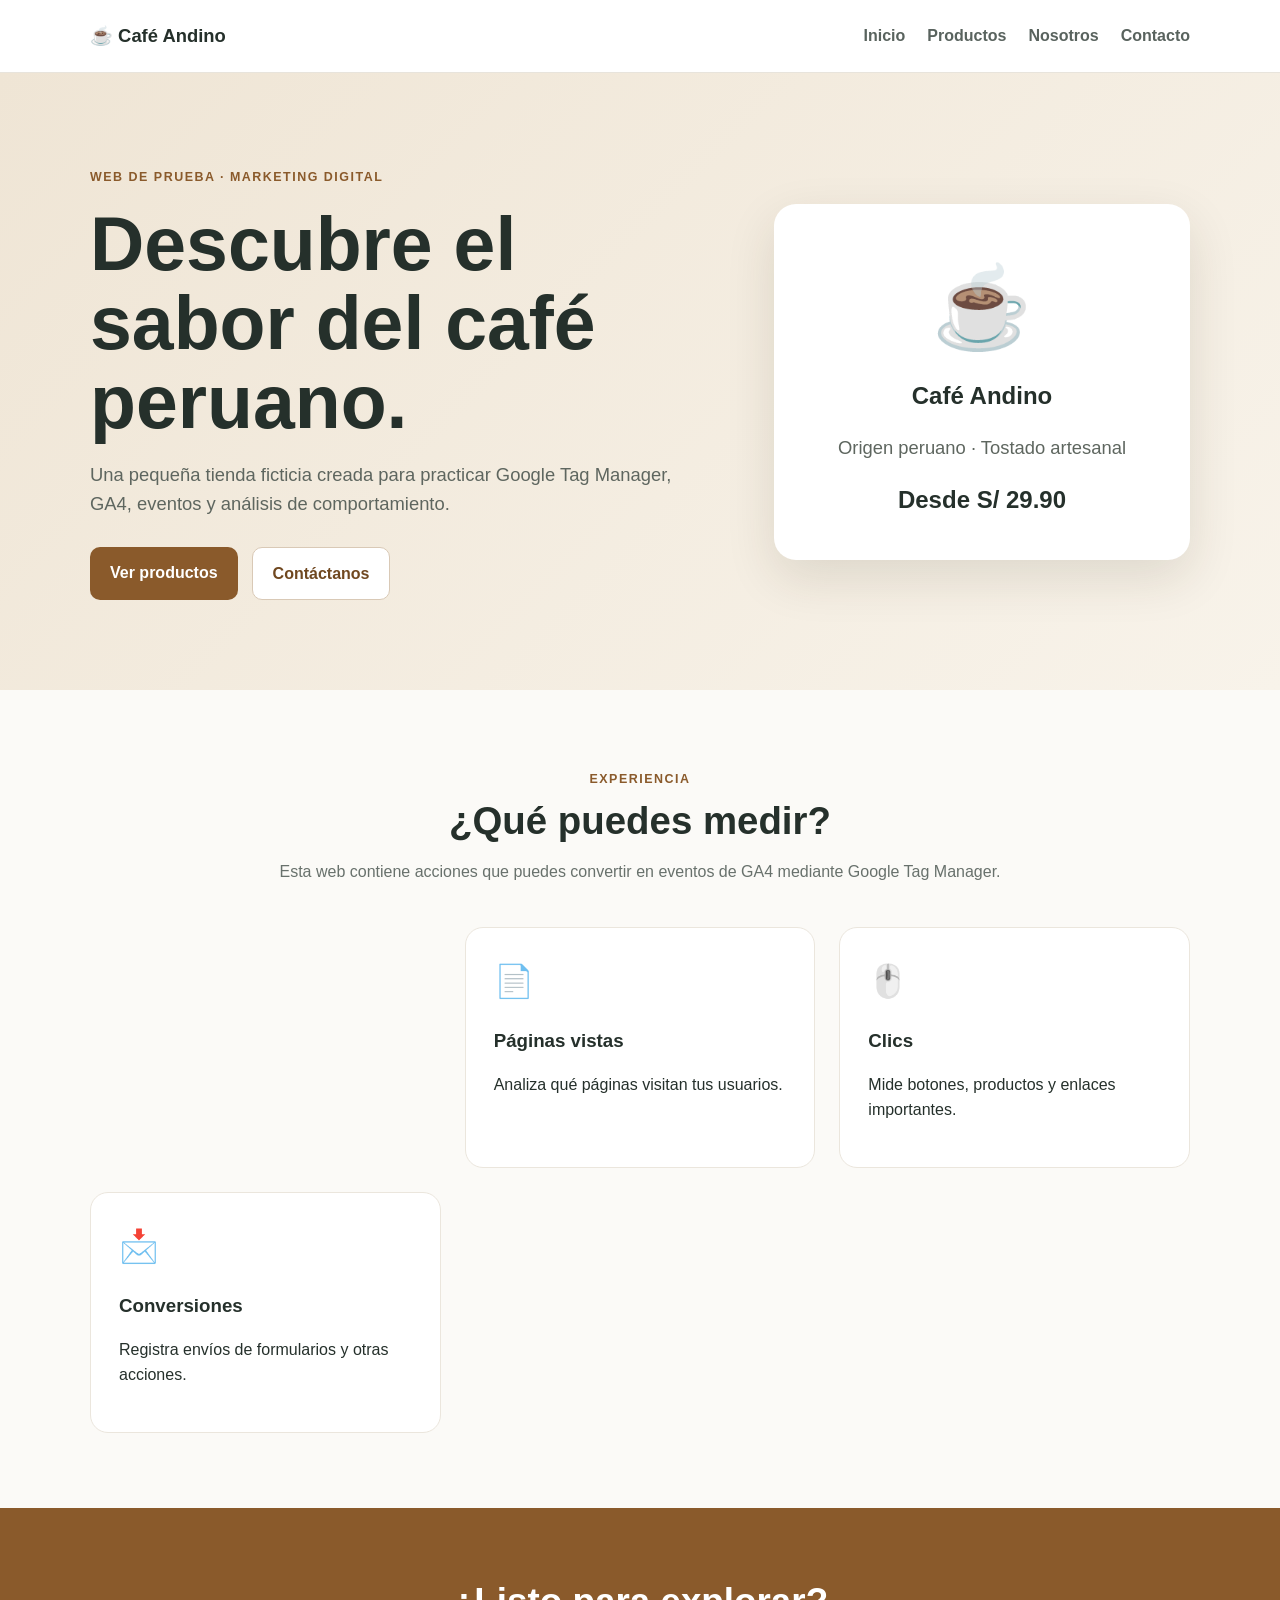
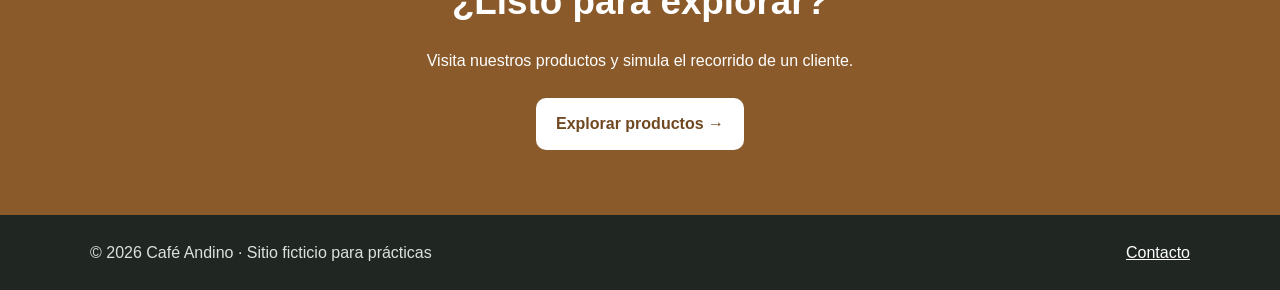
<file: index.html>
<!DOCTYPE html>
<html lang="es">
<head>
  <meta charset="UTF-8">
  <meta name="viewport" content="width=device-width, initial-scale=1.0">
  <title>Café Andino | Web de prueba</title>
  <link rel="stylesheet" href="css/style.css">
  <!-- TALLER GA4 + GTM: aquí podrás insertar posteriormente el código de Google Tag Manager -->
  <!-- inConcert Marketing & Sales -->

<script>
(function(w,d,t,u,p,c,f,a,m){
    a=d.createElement(t);m=d.getElementsByTagName(t)[0];
    a.async=1;a.src=u+"?"+p+"="+c+"&form="+f;m.parentNode.insertBefore(a,m)
})(window,document,"script","http://localhost:9001/public/integration/scripts.js","token","80c9ef0fb86369cd25f90af27ef53a9e","crisss1,reewrerer");
</script>
<!-- End inConcert Marketing & Sales -->
</head>
<body>
<header class="site-header">
  <nav class="nav container">
    <a class="logo" href="index.html">☕ Café Andino</a>
    <div class="nav-links">
      <a href="index.html">Inicio</a>
      <a href="productos.html">Productos</a>
      <a href="nosotros.html">Nosotros</a>
      <a href="contacto.html">Contacto</a>
    </div>
  </nav>
</header>

<main>
  <section class="hero">
    <div class="container hero-content">
      <div>
        <div data-ic-embed-form="crisss1"></div>

        <span class="badge">WEB DE PRUEBA · MARKETING DIGITAL</span>
        <h1>Descubre el sabor del café peruano.</h1>
        <p>Una pequeña tienda ficticia creada para practicar Google Tag Manager, GA4, eventos y análisis de comportamiento.</p>
        <div class="actions">
          <a class="btn primary" href="productos.html" id="btn-ver-productos">Ver productos</a>
          <a class="btn secondary" href="contacto.html" id="btn-contacto">Contáctanos</a>
        </div>
      </div>
      <div class="coffee-card">
        <div class="coffee-icon">☕</div>
        <h2>Café Andino</h2>
        <p>Origen peruano · Tostado artesanal</p>
        <strong>Desde S/ 29.90</strong>
      </div>
    </div>
  </section>

  <section class="section">
    <div class="container">
      <div class="section-title">
        <span>Experiencia</span>
        <h2>¿Qué puedes medir?</h2>
        <p>Esta web contiene acciones que puedes convertir en eventos de GA4 mediante Google Tag Manager.</p>
      </div>
      <div class="grid three">
        <div data-ic-embed-form="reewrerer"></div>
        <article class="feature"><div class="feature-icon">📄</div><h3>Páginas vistas</h3><p>Analiza qué páginas visitan tus usuarios.</p></article>
        <article class="feature"><div class="feature-icon">🖱️</div><h3>Clics</h3><p>Mide botones, productos y enlaces importantes.</p></article>
        <article class="feature"><div class="feature-icon">📩</div><h3>Conversiones</h3><p>Registra envíos de formularios y otras acciones.</p></article>
      </div>
    </div>
  </section>

  <section class="cta">
    <div class="container">
      <h2>¿Listo para explorar?</h2>
      <p>Visita nuestros productos y simula el recorrido de un cliente.</p>
      <a class="btn light" href="productos.html" id="btn-explorar">Explorar productos →</a>
    </div>
  </section>
</main>

<footer>
  <div class="container footer-content">
    <span>© 2026 Café Andino · Sitio ficticio para prácticas</span>
    <a href="contacto.html">Contacto</a>
  </div>
</footer>
<script src="js/main.js"></script>
</body>
</html>
</file>
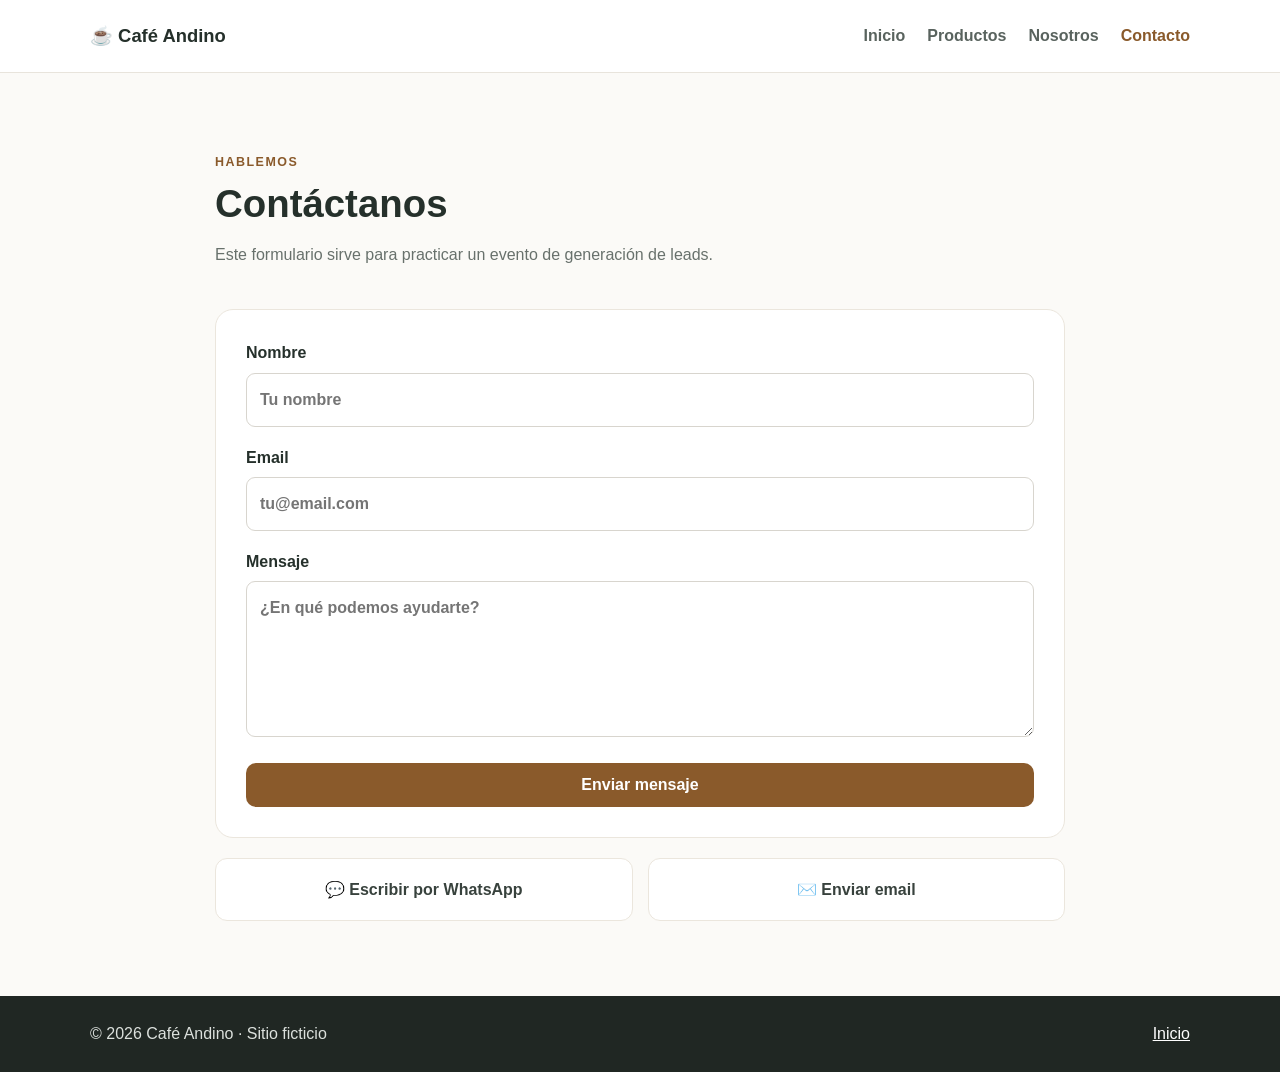
<file: contacto.html>
<!DOCTYPE html>
<html lang="es">
<head>
  <meta charset="UTF-8"><meta name="viewport" content="width=device-width, initial-scale=1.0">
  <title>Contacto | Café Andino</title><link rel="stylesheet" href="css/style.css">
</head>
<body>
<header class="site-header"><nav class="nav container">
<a class="logo" href="index.html">☕ Café Andino</a>
<div class="nav-links"><a href="index.html">Inicio</a><a href="productos.html">Productos</a><a href="nosotros.html">Nosotros</a><a class="active" href="contacto.html">Contacto</a></div>
</nav></header>
<main class="section">
<div class="container narrow">
<div class="section-title left"><span>Hablemos</span><h1>Contáctanos</h1><p>Este formulario sirve para practicar un evento de generación de leads.</p></div>
<form id="contact-form" class="contact-form">
<label>Nombre<input type="text" name="nombre" required placeholder="Tu nombre"></label>
<label>Email<input type="email" name="email" required placeholder="tu@email.com"></label>
<label>Mensaje<textarea name="mensaje" rows="5" required placeholder="¿En qué podemos ayudarte?"></textarea></label>
<button class="btn primary" type="submit" id="btn-enviar-formulario">Enviar mensaje</button>
</form>
<div id="form-success" class="success" hidden>¡Mensaje enviado! (Simulación para el taller.)</div>
<div class="contact-options">
<a href="https://wa.me/51999999999" target="_blank" rel="noopener" id="btn-whatsapp" class="option">💬 Escribir por WhatsApp</a>
<a href="mailto:contacto@cafeandino.test" id="btn-email" class="option">✉️ Enviar email</a>
</div>
</div>
</main>
<footer><div class="container footer-content"><span>© 2026 Café Andino · Sitio ficticio</span><a href="index.html">Inicio</a></div></footer>
<script src="js/main.js"></script>
</body>
</html>
</file>
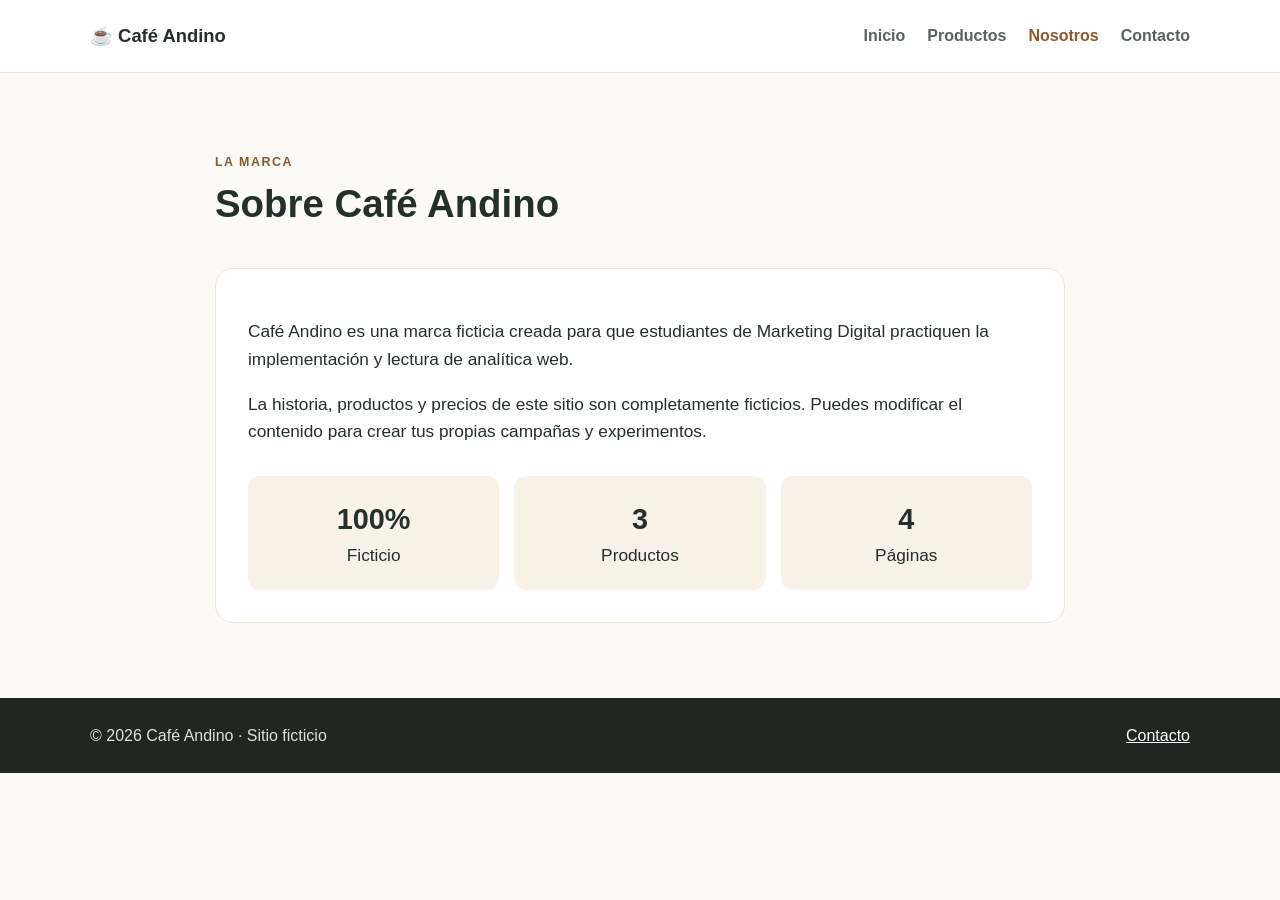
<file: nosotros.html>
<!DOCTYPE html>
<html lang="es">
<head>
  <meta charset="UTF-8"><meta name="viewport" content="width=device-width, initial-scale=1.0">
  <title>Nosotros | Café Andino</title><link rel="stylesheet" href="css/style.css">
</head>
<body>
<header class="site-header"><nav class="nav container">
<a class="logo" href="index.html">☕ Café Andino</a>
<div class="nav-links"><a href="index.html">Inicio</a><a href="productos.html">Productos</a><a class="active" href="nosotros.html">Nosotros</a><a href="contacto.html">Contacto</a></div>
</nav></header>
<main class="section">
<div class="container narrow">
<div class="section-title left"><span>La marca</span><h1>Sobre Café Andino</h1></div>
<div class="story"><p>Café Andino es una marca ficticia creada para que estudiantes de Marketing Digital practiquen la implementación y lectura de analítica web.</p>
<p>La historia, productos y precios de este sitio son completamente ficticios. Puedes modificar el contenido para crear tus propias campañas y experimentos.</p>
<div class="stats"><div><strong>100%</strong><span>Ficticio</span></div><div><strong>3</strong><span>Productos</span></div><div><strong>4</strong><span>Páginas</span></div></div></div>
</div>
</main>
<footer><div class="container footer-content"><span>© 2026 Café Andino · Sitio ficticio</span><a href="contacto.html">Contacto</a></div></footer>
<script src="js/main.js"></script>
</body>
</html>
</file>
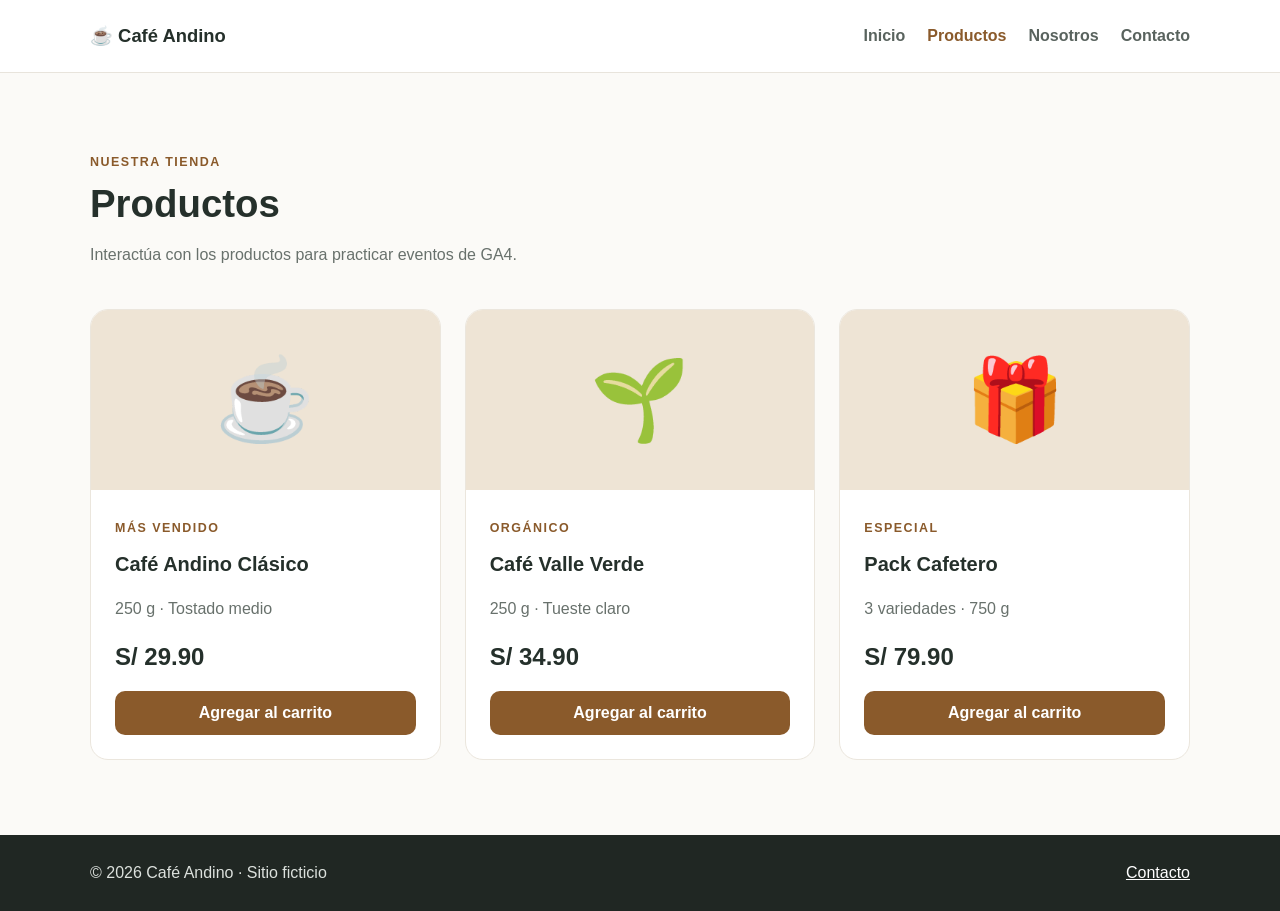
<file: productos.html>
<!DOCTYPE html>
<html lang="es">
<head>
  <meta charset="UTF-8">
  <meta name="viewport" content="width=device-width, initial-scale=1.0">
  <title>Productos | Café Andino</title>
  <link rel="stylesheet" href="css/style.css">
</head>
<body>
<header class="site-header"><nav class="nav container">
  <a class="logo" href="index.html">☕ Café Andino</a>
  <div class="nav-links"><a href="index.html">Inicio</a><a class="active" href="productos.html">Productos</a><a href="nosotros.html">Nosotros</a><a href="contacto.html">Contacto</a></div>
</nav></header>

<main class="section">
  <div class="container">
    <div class="section-title left">
      <span>Nuestra tienda</span><h1>Productos</h1>
      <p>Interactúa con los productos para practicar eventos de GA4.</p>
    </div>
    <div class="grid three">
      <article class="product-card">
        <div class="product-image">☕</div><div class="product-body">
        <span class="tag">Más vendido</span><h2>Café Andino Clásico</h2><p>250 g · Tostado medio</p><div class="price">S/ 29.90</div>
        <button class="btn primary product-btn" data-product="Café Andino Clásico" data-price="29.90">Agregar al carrito</button>
        </div>
      </article>
      <article class="product-card">
        <div class="product-image">🌱</div><div class="product-body">
        <span class="tag">Orgánico</span><h2>Café Valle Verde</h2><p>250 g · Tueste claro</p><div class="price">S/ 34.90</div>
        <button class="btn primary product-btn" data-product="Café Valle Verde" data-price="34.90">Agregar al carrito</button>
        </div>
      </article>
      <article class="product-card">
        <div class="product-image">🎁</div><div class="product-body">
        <span class="tag">Especial</span><h2>Pack Cafetero</h2><p>3 variedades · 750 g</p><div class="price">S/ 79.90</div>
        <button class="btn primary product-btn" data-product="Pack Cafetero" data-price="79.90">Agregar al carrito</button>
        </div>
      </article>
    </div>
    <div id="message" class="message" aria-live="polite"></div>
  </div>
</main>
<footer><div class="container footer-content"><span>© 2026 Café Andino · Sitio ficticio</span><a href="contacto.html">Contacto</a></div></footer>
<script src="js/main.js"></script>
</body>
</html>
</file>
<file: css/style.css>
*{box-sizing:border-box}html{scroll-behavior:smooth}body{margin:0;font-family:Arial,Helvetica,sans-serif;color:#25302b;background:#fbfaf7;line-height:1.6}.container{width:min(1100px,92%);margin:auto}.narrow{max-width:850px}.site-header{background:#fff;border-bottom:1px solid #e8e4dc;position:sticky;top:0;z-index:10}.nav{min-height:72px;display:flex;align-items:center;justify-content:space-between;gap:20px}.logo{font-weight:800;font-size:1.15rem;color:#25302b;text-decoration:none}.nav-links{display:flex;gap:22px}.nav-links a{color:#59635e;text-decoration:none;font-weight:600}.nav-links a:hover,.nav-links .active{color:#8a5a2b}.hero{background:linear-gradient(135deg,#efe5d5,#f8f3ea);padding:90px 0}.hero-content{display:grid;grid-template-columns:1.5fr 1fr;gap:60px;align-items:center}.badge,.section-title span,.tag{font-size:.78rem;font-weight:800;letter-spacing:.12em;text-transform:uppercase;color:#8a5a2b}.hero h1{font-size:clamp(2.5rem,6vw,4.7rem);line-height:1.05;margin:16px 0}.hero p{font-size:1.15rem;max-width:650px;color:#5e665f}.actions{display:flex;gap:14px;flex-wrap:wrap;margin-top:28px}.btn{display:inline-block;border:0;border-radius:10px;padding:13px 20px;font-weight:800;text-decoration:none;cursor:pointer;font-size:1rem}.primary{background:#8a5a2b;color:#fff}.primary:hover{background:#704820}.secondary{background:#fff;color:#704820;border:1px solid #d9c9b6}.light{background:#fff;color:#704820}.coffee-card{background:#fff;border-radius:22px;padding:40px;text-align:center;box-shadow:0 18px 50px rgba(50,40,20,.12)}.coffee-icon{font-size:5rem}.coffee-card h2{margin:5px 0}.coffee-card strong{display:block;margin-top:18px;font-size:1.5rem}.section{padding:75px 0}.section-title{text-align:center;margin-bottom:42px}.section-title.left{text-align:left}.section-title h1,.section-title h2{font-size:2.4rem;line-height:1.15;margin:8px 0}.section-title p{color:#68716c}.grid{display:grid;gap:24px}.three{grid-template-columns:repeat(3,1fr)}.feature,.product-card,.story,.contact-form{background:#fff;border:1px solid #ebe6dd;border-radius:18px}.feature{padding:28px}.feature-icon{font-size:2rem}.feature h3{margin-bottom:5px}.product-card{overflow:hidden}.product-image{height:180px;background:#eee4d5;display:flex;align-items:center;justify-content:center;font-size:5rem}.product-body{padding:24px}.product-body h2{font-size:1.25rem;margin:8px 0}.product-body p{color:#68716c}.price{font-size:1.5rem;font-weight:800;margin:15px 0}.product-btn{width:100%}.message{margin-top:25px;padding:15px;border-radius:10px;background:#f4eadc;display:none}.message.show{display:block}.cta{padding:65px 0;text-align:center;background:#8a5a2b;color:#fff}.cta h2{font-size:2.3rem;margin:0 0 8px}.cta p{margin-bottom:25px}.story{padding:32px;font-size:1.08rem}.stats{display:grid;grid-template-columns:repeat(3,1fr);gap:15px;margin-top:30px}.stats div{background:#f7f1e8;border-radius:12px;padding:20px;text-align:center}.stats strong,.stats span{display:block}.stats strong{font-size:1.8rem}.contact-form{padding:30px;display:grid;gap:18px}.contact-form label{font-weight:700}.contact-form input,.contact-form textarea{width:100%;margin-top:7px;padding:13px;border:1px solid #d8d5ce;border-radius:9px;font:inherit}.success{margin-top:20px;background:#e7f3e8;padding:15px;border-radius:10px;color:#286238}.contact-options{display:grid;grid-template-columns:1fr 1fr;gap:15px;margin-top:20px}.option{background:#fff;border:1px solid #ebe6dd;border-radius:12px;padding:18px;text-decoration:none;color:#38423d;text-align:center;font-weight:700}footer{background:#202723;color:#dce1dd;padding:25px 0}.footer-content{display:flex;justify-content:space-between;gap:15px}.footer-content a{color:#fff}@media(max-width:750px){.hero-content,.three{grid-template-columns:1fr}.nav{flex-direction:column;padding:15px 0}.nav-links{flex-wrap:wrap;justify-content:center;gap:12px}.hero{padding:55px 0}.contact-options,.stats{grid-template-columns:1fr}.footer-content{flex-direction:column}}
</file>
